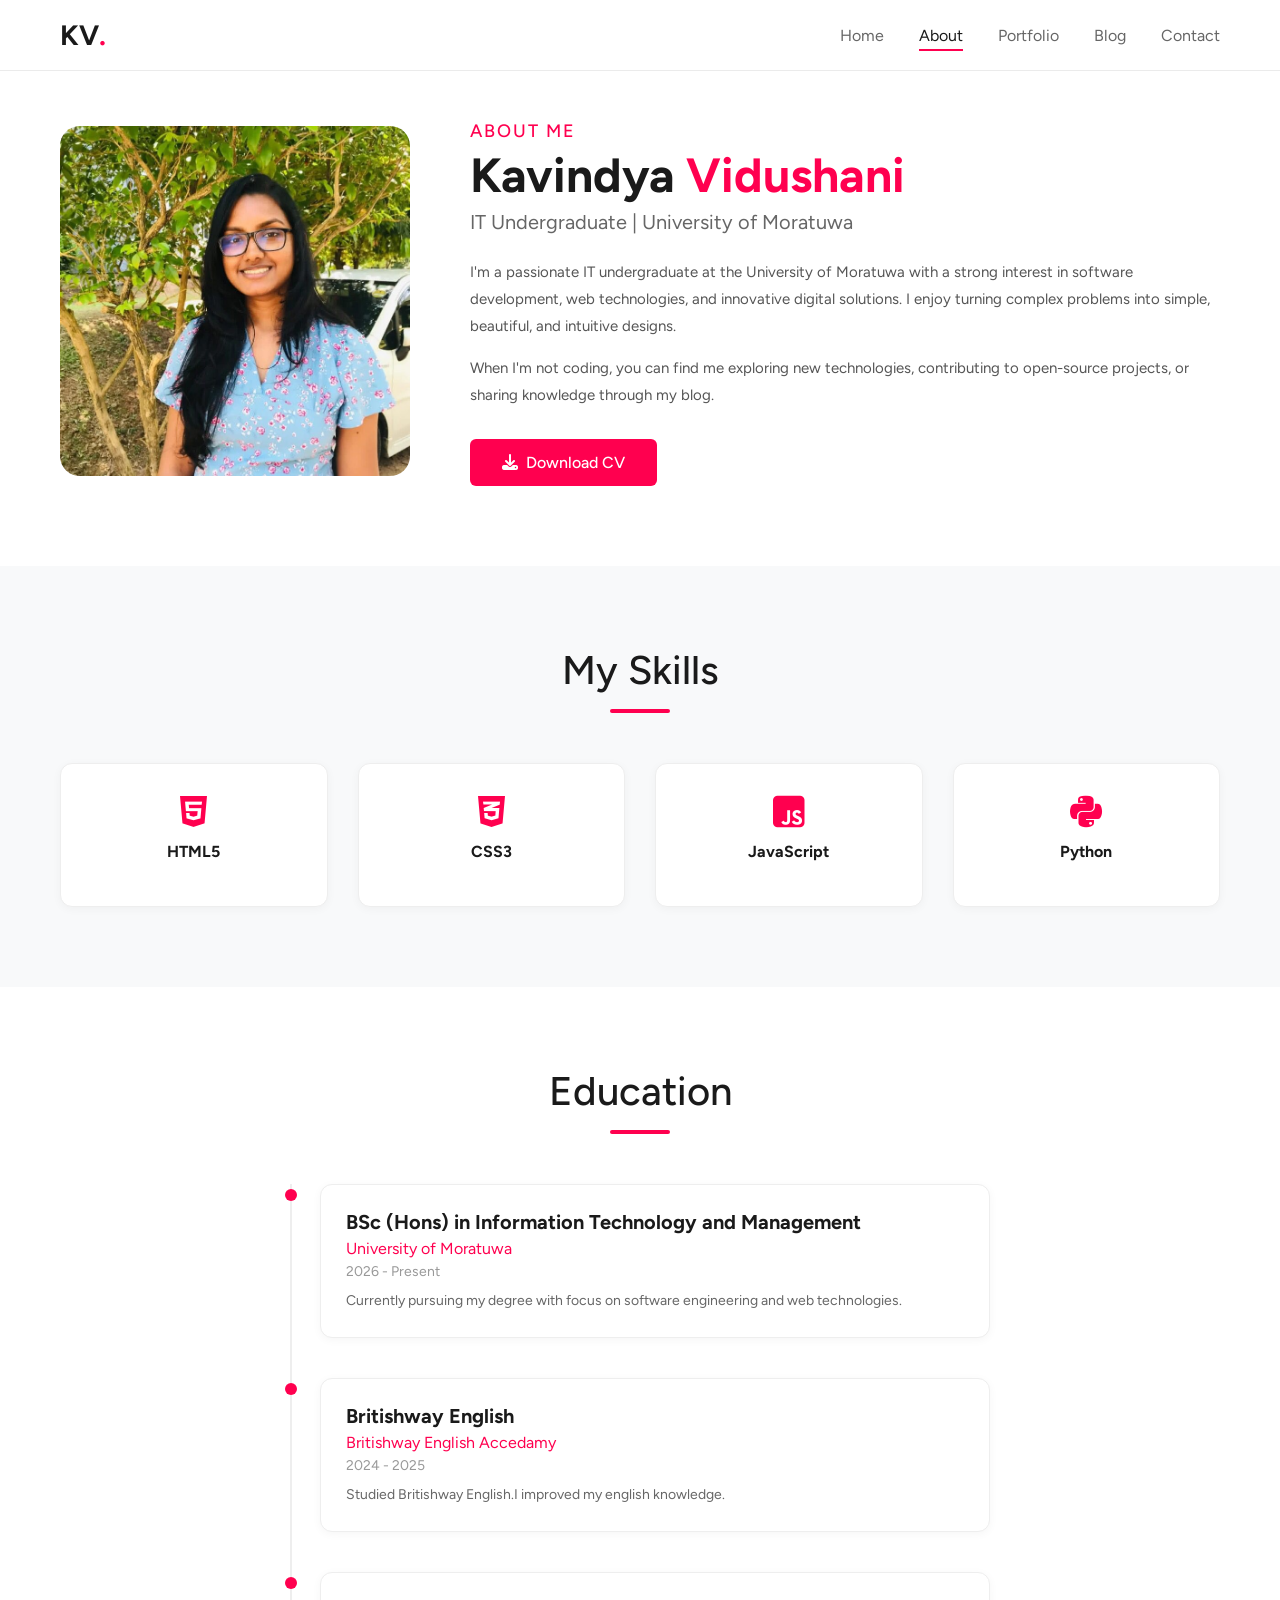
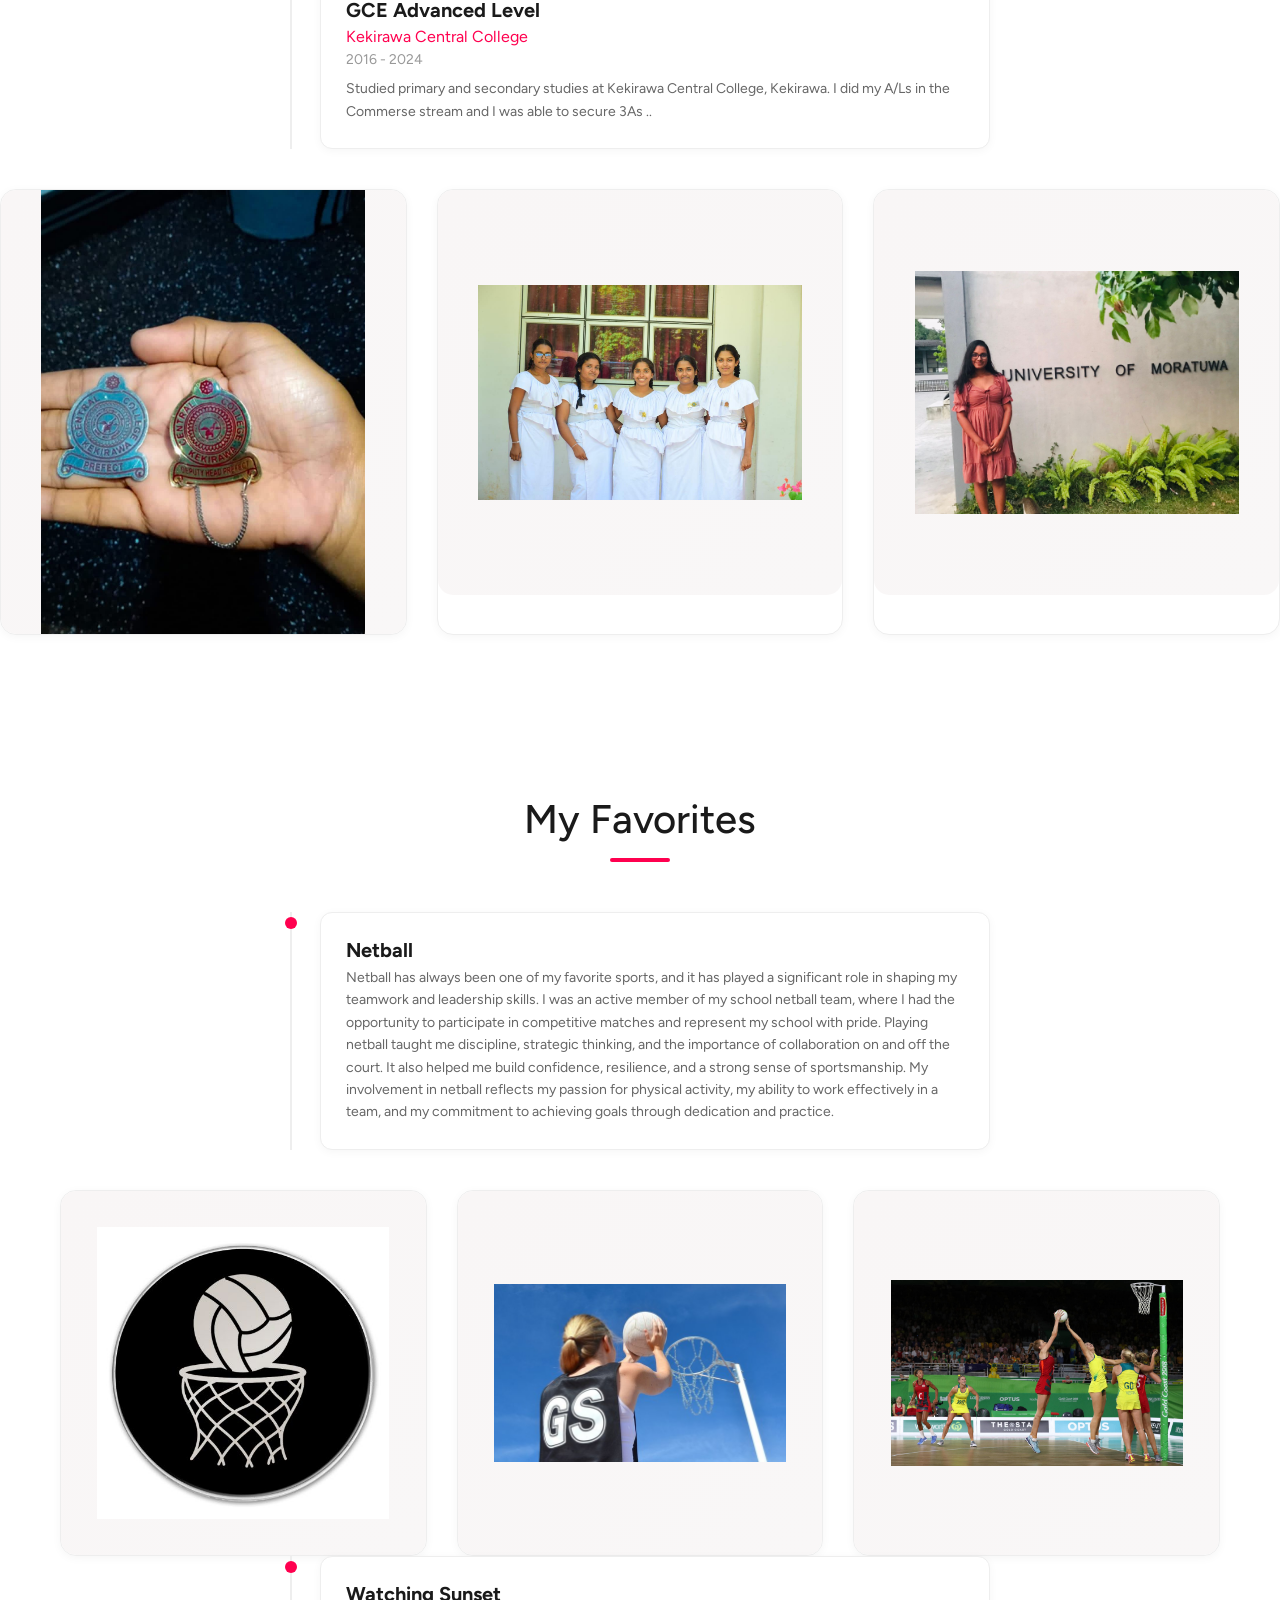
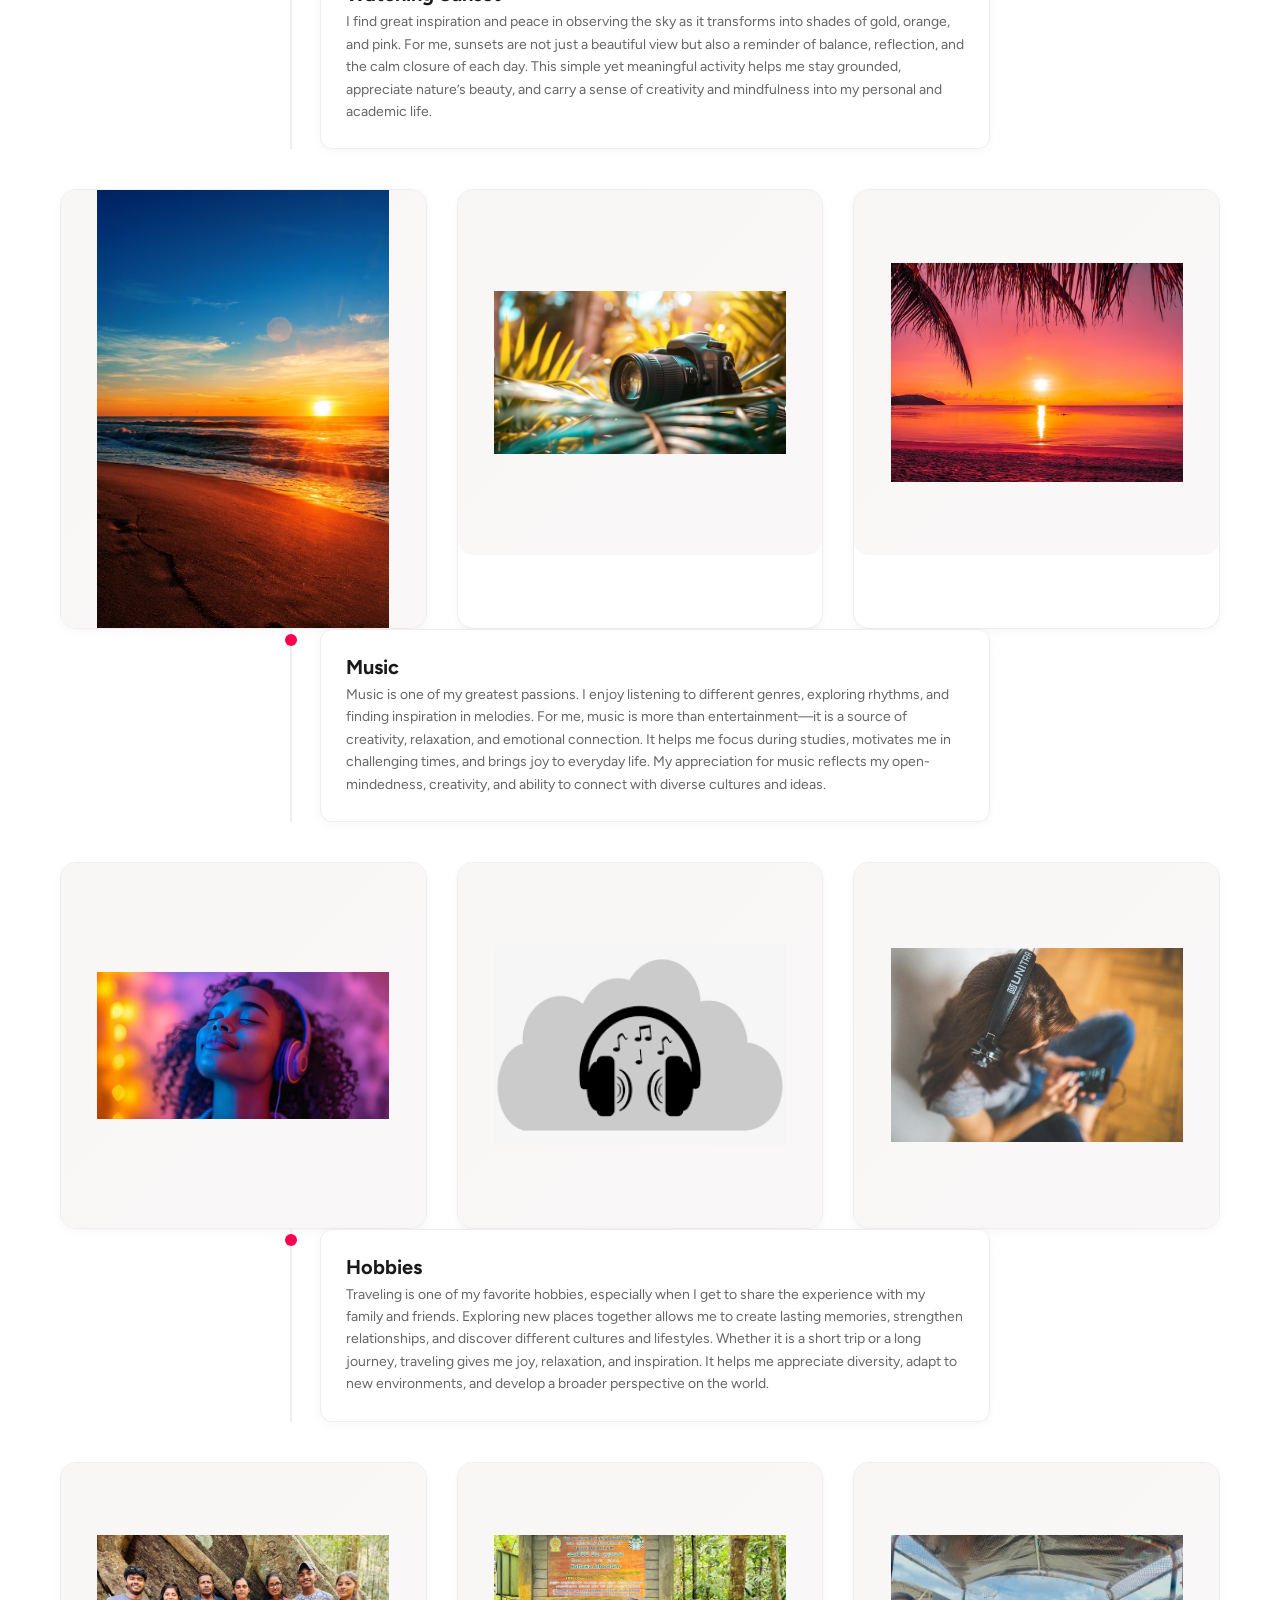
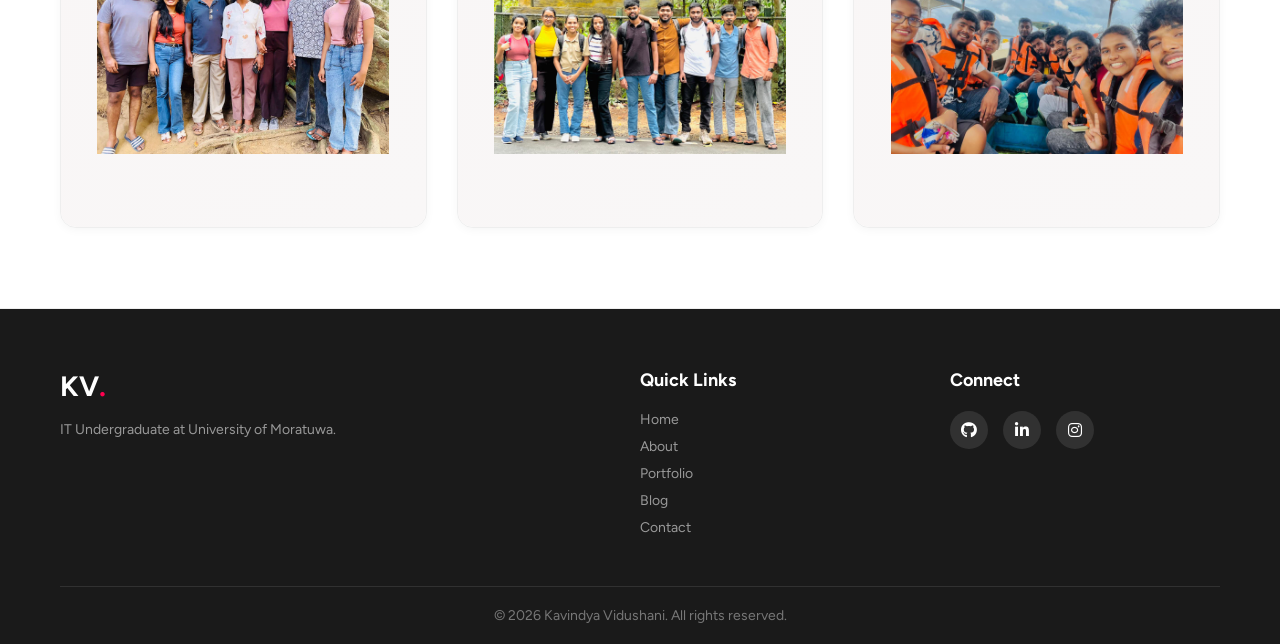
<file: HTML/about.html>
<!doctype html>
<html lang="en">
  <head>
    <meta charset="UTF-8" />
    <meta http-equiv="X-UA-Compatible" content="IE=edge" />
    <meta name="viewport" content="width=device-width, initial-scale=1.0" />
    <title>About | Kavindya Vidushani</title>
    <link rel="stylesheet" href="../CSS/about.css" />
    <link
      href="https://fonts.googleapis.com/css2?family=Figtree:wght@300;400;500;600;700&display=swap"
      rel="stylesheet"
    />
    <link
      rel="stylesheet"
      href="https://cdnjs.cloudflare.com/ajax/libs/font-awesome/6.5.0/css/all.min.css"
    />
  </head>
  <body>
    <!-- Navigation -->
    <nav id="navbar">
      <div class="nav-container">
        <a href="../index.html" class="logo">KV<span>.</span></a>
        <ul class="nav-links" id="navLinks">
          <li><a href="../index.html">Home</a></li>
          <li><a href="about.html" class="active">About</a></li>
          <li><a href="portfolio.html">Portfolio</a></li>
          <li><a href="blog.html">Blog</a></li>
          <li><a href="contact.html">Contact</a></li>
        </ul>
        <div class="hamburger" id="hamburger">
          <span></span>
          <span></span>
          <span></span>
        </div>
      </div>
    </nav>

    <!-- About Hero -->
    <section id="about-hero">
      <div class="container">
        <div class="about-intro">
          <div class="about-image">
              <img
                src="../Images/my.jpeg"
                alt="Kavindya Vidushani"
                class="about-img"
              />
          </div>
          <div class="about-text">
            <h2 class="section-title">About Me</h2>
            <h1>Kavindya <span>Vidushani</span></h1>
            <h3>IT Undergraduate | University of Moratuwa</h3>
            <p>
              I'm a passionate IT undergraduate at the University of Moratuwa
              with a strong interest in software development, web technologies,
              and innovative digital solutions. I enjoy turning complex problems
              into simple, beautiful, and intuitive designs.
            </p>
            <p>
              When I'm not coding, you can find me exploring new technologies,
              contributing to open-source projects, or sharing knowledge through
              my blog.
            </p>
            <a href="../Images/My CV (2).pdf" class="btn btn-primary"
              ><i class="fas fa-download"></i> Download CV</a
            >
          </div>
        </div>
      </div>
    </section>

    <!-- Skills -->
    <section id="skills">
      <div class="container">
        <h2 class="section-title">My Skills</h2>
        <div class="skills-grid">
          <div class="skill-card">
            <i class="fab fa-html5"></i>
            <h4>HTML5</h4>
          </div>
          <div class="skill-card">
            <i class="fab fa-css3-alt"></i>
            <h4>CSS3</h4>
          </div>
          <div class="skill-card">
            <i class="fab fa-js-square"></i>
            <h4>JavaScript</h4>
          </div>
          <div class="skill-card">
            <i class="fab fa-python"></i>
            <h4>Python</h4>
          </div>
        </div>
      </div>
    </section>

    <!-- Education -->
    <section id="education">
      <div class="container">
        <h2 class="section-title">Education</h2>
        <div class="timeline">
          <div class="timeline-item">
            <div class="timeline-dot"></div>
            <div class="timeline-content">
              <h3>BSc (Hons) in Information Technology and Management</h3>
              <h4>University of Moratuwa</h4>
              <p class="timeline-date">2026 - Present</p>
              <p>
                Currently pursuing my degree with focus on software engineering
                and web technologies.
              </p>
            </div>
          </div>
           <div class="timeline-item">
            <div class="timeline-dot"></div>
            <div class="timeline-content">
              <h3>Britishway English</h3>
              <h4>Britishway English Accedamy</h4>
              <p class="timeline-date">2024 - 2025</p>
              <p>Studied Britishway English.I improved my english knowledge.</p>
            </div>
          </div>
          <div class="timeline-item">
            <div class="timeline-dot"></div>
            <div class="timeline-content">
              <h3>GCE Advanced Level</h3>
              <h4>Kekirawa Central College</h4>
              <p class="timeline-date">2016 - 2024</p>
              <p>Studied primary and secondary studies at Kekirawa Central College, Kekirawa. I did my A/Ls in the Commerse stream and I was able to secure 3As ..</p>
            </div>
          </div>
        </div>
      </div>
          
        </div>

        <div class="featured-grid">
        <div class="featured-card">
         <div class="image-placeholder card-img">
                       <img src="../Images/My scl.jpeg" />
         </div>
        </div>
        <div class="featured-card">
         <div class="image-placeholder card-img">
                       <img src="../Images/my scl1.jpeg" />
         </div>
        </div>
        <div class="featured-card">
         <div class="image-placeholder card-img">
                       <img src="../Images/My uni.jpeg" />
         </div>
        </div>
       </div>

      </div>
  </section>

    <!-- Favorites -->
    <section id="Favorites">
      <div class="container">
        <h2 class="section-title">My Favorites</h2>
        <div class="timeline">
          <div class="timeline-item">
            <div class="timeline-dot"></div>
            <div class="timeline-content">
              <h3>Netball</h3>
              <p>
                Netball has always been one of my favorite sports, and it has played a 
                significant role in shaping my teamwork and leadership skills. I was an active member 
                of my school netball team, where I had the opportunity to participate in competitive matches 
                and represent my school with pride. Playing netball taught me discipline, strategic thinking, 
                and the importance of collaboration on and off the court. It also helped me build confidence, 
                resilience, and a strong sense of sportsmanship. My involvement in netball reflects my passion 
                for physical activity, my ability to work effectively in a team, and my commitment to achieving 
                goals through dedication and practice.
              </p>
            </div>
          </div>
        </div>

        <div class="featured-grid">
        <div class="featured-card">
         <div class="image-placeholder card-img">
                       <img src="../Images/sport.jpg" />
         </div>
        </div>
        <div class="featured-card">
         <div class="image-placeholder card-img">
                       <img src="../Images/sport1.jpg" />
         </div>
        </div>
        <div class="featured-card">
         <div class="image-placeholder card-img">
                       <img src="../Images/sport2.jpg" />
         </div>
        </div>
       </div>

        <div class="timeline">
           <div class="timeline-item">
            <div class="timeline-dot"></div>
            <div class="timeline-content">
              <h3>Watching Sunset</h3>
              <p>I find great inspiration and peace in observing the sky as 
                it transforms into shades of gold, orange, and pink. For me, 
                sunsets are not just a beautiful view but also a reminder of balance, 
                reflection, and the calm closure of each day. This simple yet meaningful 
                activity helps me stay grounded, appreciate nature’s beauty, and carry a 
                sense of creativity and mindfulness into my personal and academic life.</p>
            </div>
          </div>
        </div>

        <div class="featured-grid">
        <div class="featured-card">
         <div class="image-placeholder card-img">
                       <img src="../Images/sun set.avif" />
         </div>
        </div>
        <div class="featured-card">
         <div class="image-placeholder card-img">
                       <img src="../Images/cam.jpg" />
         </div>
        </div>
        <div class="featured-card">
         <div class="image-placeholder card-img">
                       <img src="../Images/sun set1.avif" />
         </div>
        </div>
       </div>

        <div class="timeline">
          <div class="timeline-item">
            <div class="timeline-dot"></div>
            <div class="timeline-content">
              <h3>Music</h3>
              <p>Music is one of my greatest passions. 
                I enjoy listening to different genres, exploring rhythms, 
                and finding inspiration in melodies. For me, music is more than 
                entertainment—it is a source of creativity, relaxation, and emotional connection. 
                It helps me focus during studies, motivates me in challenging times, and brings joy to 
                everyday life. My appreciation for music reflects my open-mindedness, creativity, and 
                ability to connect with diverse cultures and ideas.</p>
            </div>
          </div>
        </div>

        <div class="featured-grid">
        <div class="featured-card">
         <div class="image-placeholder card-img">
                       <img src="../Images/music.jpeg" />
         </div>
        </div>
        <div class="featured-card">
         <div class="image-placeholder card-img">
                       <img src="../Images/music1.png" />
         </div>
        </div>
        <div class="featured-card">
         <div class="image-placeholder card-img">
                       <img src="../Images/music2.jpg" />
         </div>
        </div>
       </div>

        <div class="timeline">
          <div class="timeline-item">
            <div class="timeline-dot"></div>
            <div class="timeline-content">
              <h3>Hobbies</h3>
              <p>Traveling is one of my favorite hobbies,
                 especially when I get to share the experience with my family and friends.
                  Exploring new places together allows me to create lasting memories, 
                  strengthen relationships, and discover different cultures and lifestyles. 
                  Whether it is a short trip or a long journey, traveling gives me joy, relaxation, 
                  and inspiration. It helps me appreciate diversity, adapt to new environments, 
                  and develop a broader perspective on the world.</p>
            </div>
          </div>
        </div>

        <div class="featured-grid">
        <div class="featured-card">
         <div class="image-placeholder card-img">
                       <img src="../Images/travel3.jpeg" />
         </div>
        </div>
        <div class="featured-card">
         <div class="image-placeholder card-img">
                       <img src="../Images/Travel1.jpeg" />
         </div>
        </div>
         <div class="featured-card">
         <div class="image-placeholder card-img">
                       <img src="../Images/travel2.jpeg" />
         </div>
        </div>
       </div>
      </div>
          
        </div>
      </div>
    </section>

    <!-- Footer -->
    <footer>
      <div class="container">
        <div class="footer-content">
          <div class="footer-brand">
            <a href="../index.html" class="logo">KV<span>.</span></a>
            <p>IT Undergraduate at University of Moratuwa.</p>
          </div>
          <div class="footer-links">
            <h4>Quick Links</h4>
            <a href="../index.html">Home</a>
            <a href="about.html">About</a>
            <a href="portfolio.html">Portfolio</a>
            <a href="blog.html">Blog</a>
            <a href="contact.html">Contact</a>
          </div>
          <div class="footer-social">
            <h4>Connect</h4>
            <div class="social-links">
              <a href="https://github.com/KavindyaVidushani" aria-label="GitHub"><i class="fab fa-github"></i></a>
              <a href="https://www.linkedin.com/in/kavindya-jayathilaka-091a5a3a8/" aria-label="LinkedIn"><i class="fab fa-linkedin-in"></i></a>
              <a href="https://www.instagram.com/_.kaviiii_._?igsh=MWl4NjNieGxsaWhjNw%3D%3D&utm_source=qr" aria-label="Instagram"><i class="fab fa-instagram"></i></a>
            </div>
          </div>
        </div>
        <div class="footer-bottom">
          <p>&copy; 2026 Kavindya Vidushani. All rights reserved.</p>
        </div>
      </div>
    </footer>

    <script src="../JS/about.js"></script>
  </body>
</html>
</file>
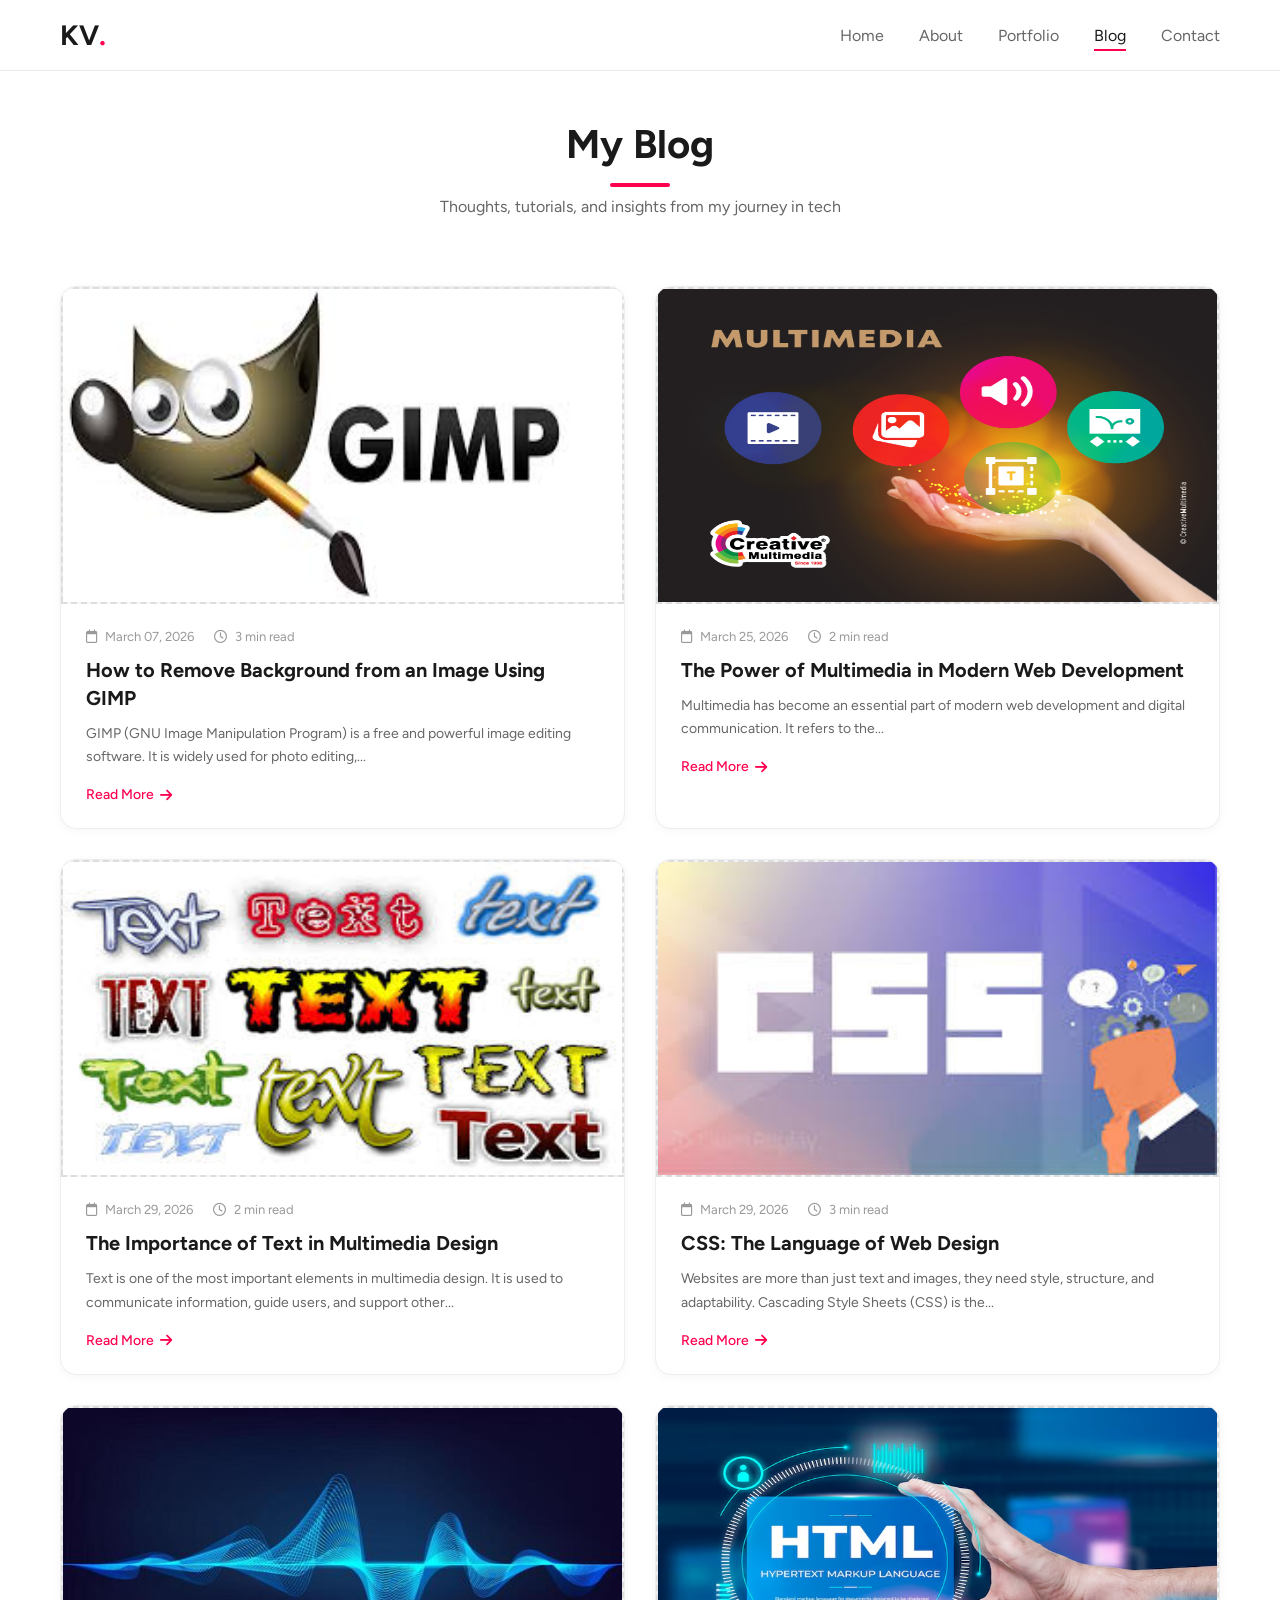
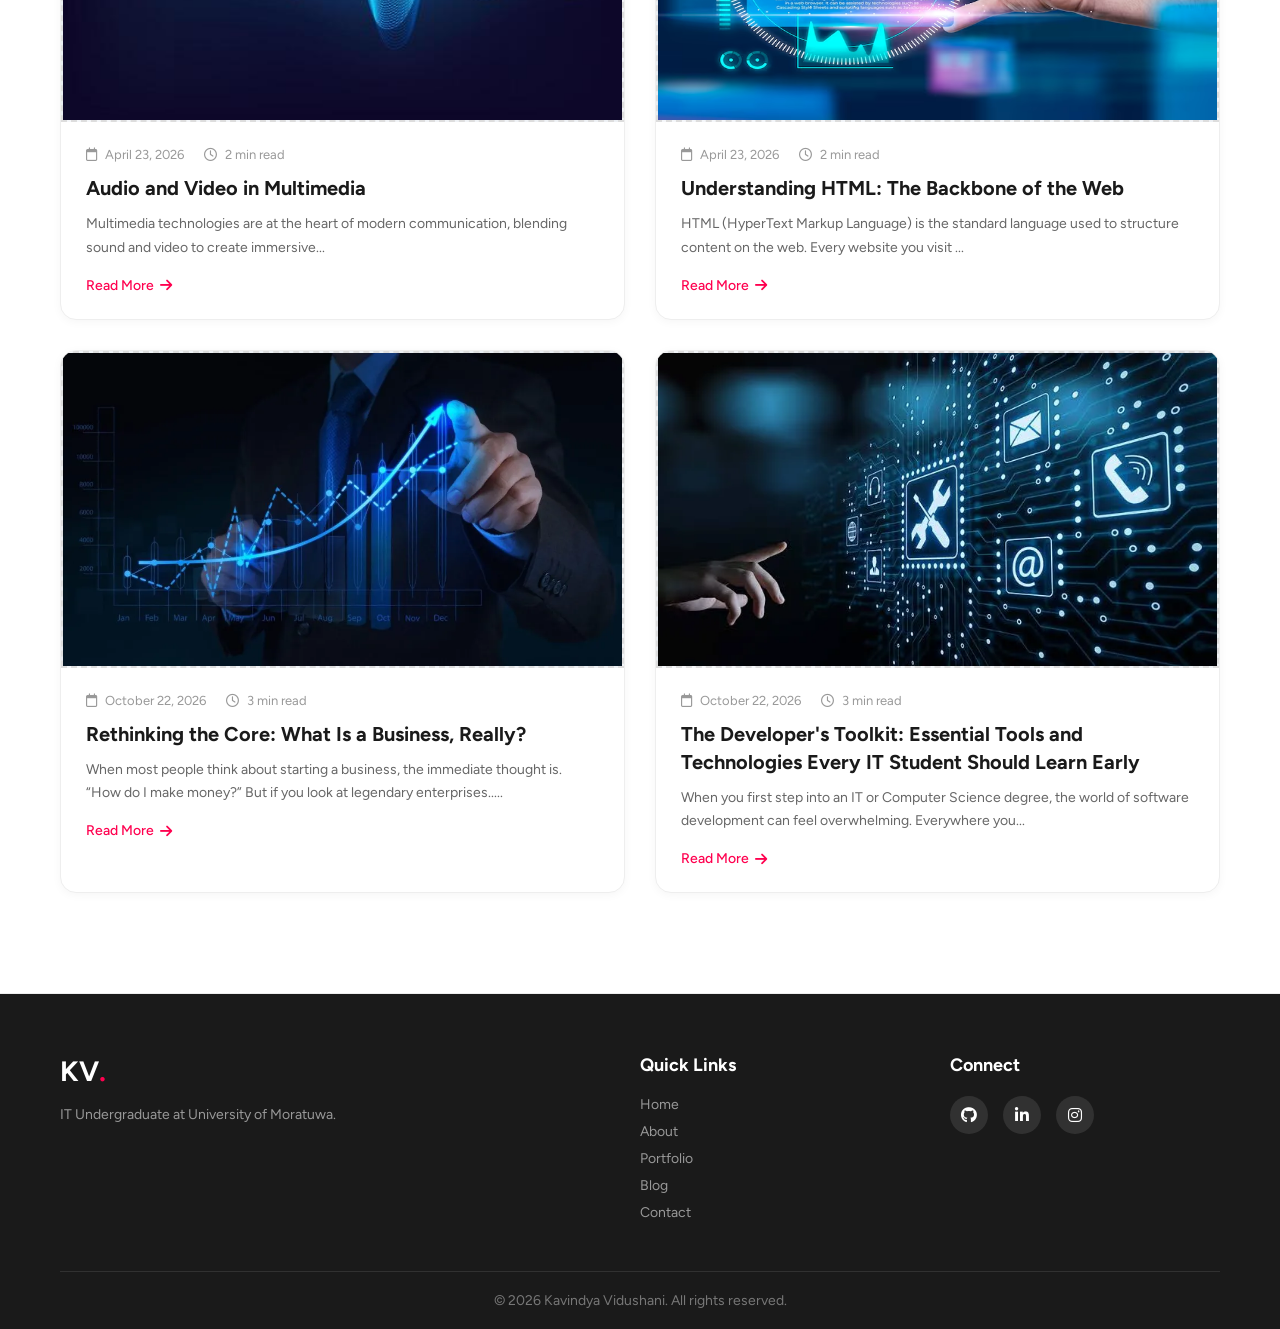
<file: HTML/blog.html>
<!Doctype html>
<html lang="en">
  <head>
    <meta charset="UTF-8" />
    <meta http-equiv="X-UA-Compatible" content="IE=edge" />
    <meta name="viewport" content="width=device-width, initial-scale=1.0" />
    <title>Blog | Kavindya Vidushani</title>
    <link rel="stylesheet" href="../CSS/blog.css" />
    <link
      href="https://fonts.googleapis.com/css2?family=Figtree:wght@300;400;500;600;700&display=swap"
      rel="stylesheet"
    />
    <link
      rel="stylesheet"
      href="https://cdnjs.cloudflare.com/ajax/libs/font-awesome/6.5.0/css/all.min.css"
    />
  </head>
  <body>
    <!-- Navigation -->
    <nav id="navbar">
      <div class="nav-container">
        <a href="../index.html" class="logo">KV<span>.</span></a>
        <ul class="nav-links" id="navLinks">
          <li><a href="../index.html">Home</a></li>
          <li><a href="about.html">About</a></li>
          <li><a href="portfolio.html">Portfolio</a></li>
          <li><a href="blog.html" class="active">Blog</a></li>
          <li><a href="contact.html">Contact</a></li>
        </ul>
        <div class="hamburger" id="hamburger">
          <span></span>
          <span></span>
          <span></span>
        </div>
      </div>
    </nav>

    <!-- Blog Header -->
    <section id="blog-header">
      <div class="container">
        <h2 class="section-title">My Blog</h2>
        <p class="section-subtitle">
          Thoughts, tutorials, and insights from my journey in tech
        </p>
      </div>
    </section>

    <!-- Blog Posts -->
    <section id="blog-posts">
      <div class="container">
        <div class="blog-grid">
          <article class="blog-card">
            <div class="image-placeholder card-img">
              <img src="../Images/GIMP.jpg" />
            </div>
            <div class="blog-content">
              <div class="blog-meta">
                <span><i class="far fa-calendar"></i> March 07, 2026</span>
                <span><i class="far fa-clock"></i> 3 min read</span>
              </div>
              <h3>How to Remove Background from an Image Using GIMP</h3>
              <p>
                GIMP (GNU Image Manipulation Program) is a free and powerful
                image editing software. It is widely used for photo editing,...
              </p>
              <a
                href="https://medium.com/@kavindyajayathilaka269/how-to-remove-background-from-an-image-using-gimp-f478597e5ad3"
                class="read-more"
                >Read More <i class="fas fa-arrow-right"></i
              ></a>
            </div>
          </article>

          <article class="blog-card">
            <div class="image-placeholder card-img">
              <img
                src="../Images/Mulimedia.jpg"
              />
            </div>
            <div class="blog-content">
              <div class="blog-meta">
                <span><i class="far fa-calendar"></i> March 25, 2026</span>
                <span><i class="far fa-clock"></i> 2 min read</span>
              </div>
              <h3>The Power of Multimedia in Modern Web Development</h3>
              <p>
                Multimedia has become an essential part of modern web
                development and digital communication. It refers to the...
              </p>
              <a
                href="https://medium.com/@kavindyajayathilaka269/the-power-of-multimedia-in-modern-web-development-5a76f3997e08"
                class="read-more"
                >Read More <i class="fas fa-arrow-right"></i
              ></a>
            </div>
          </article>

          <article class="blog-card">
            <div class="image-placeholder card-img">
              <img src="../Images/Text.jpg" />
            </div>
            <div class="blog-content">
              <div class="blog-meta">
                <span><i class="far fa-calendar"></i> March 29, 2026</span>
                <span><i class="far fa-clock"></i> 2 min read</span>
              </div>
              <h3>The Importance of Text in Multimedia Design</h3>
              <p>
                Text is one of the most important elements in multimedia design.
                It is used to communicate information, guide users, and support
                other...
              </p>
              <a
                href="https://medium.com/@kavindyajayathilaka269/the-importance-of-text-in-multimedia-design-b6fb4425e9ce"
                class="read-more"
                >Read More <i class="fas fa-arrow-right"></i
              ></a>
            </div>
          </article>

          <article class="blog-card">
            <div class="image-placeholder card-img">
              <img src="../Images/CSS.jpg" />
            </div>
            <div class="blog-content">
              <div class="blog-meta">
                <span><i class="far fa-calendar"></i> March 29, 2026</span>
                <span><i class="far fa-clock"></i> 3 min read</span>
              </div>
              <h3>CSS: The Language of Web Design</h3>
              <p>
                Websites are more than just text and images, they need style,
                structure, and adaptability. Cascading Style Sheets (CSS) is
                the...
              </p>
              <a
                href="https://medium.com/@kavindyajayathilaka269/css-the-language-of-web-design-80b8211e6403"
                class="read-more"
                >Read More <i class="fas fa-arrow-right"></i
              ></a>
            </div>
          </article>

          <article class="blog-card">
            <div class="image-placeholder card-img">
              <img src="../Images/sound-wave-element-vector.jpg" />
            </div>
            <div class="blog-content">
              <div class="blog-meta">
                <span><i class="far fa-calendar"></i> April 23, 2026</span>
                <span><i class="far fa-clock"></i> 2 min read</span>
              </div>
              <h3>Audio and Video in Multimedia</h3>
              <p>
                Multimedia technologies are at the heart 
                of modern communication, blending sound and video to create immersive...
              </p>
              <a
                href="https://medium.com/@kavindyajayathilaka269/audio-and-video-in-multimedia-d09689386f67"
                class="read-more"
                >Read More <i class="fas fa-arrow-right"></i
              ></a>
            </div>
          </article>

          <article class="blog-card">
            <div class="image-placeholder card-img">
              <img src="../Images/html.avif" />
            </div>
            <div class="blog-content">
              <div class="blog-meta">
                <span><i class="far fa-calendar"></i> April 23, 2026</span>
                <span><i class="far fa-clock"></i> 2 min read</span>
              </div>
              <h3>Understanding HTML: The Backbone of the Web</h3>
              <p>
                HTML (HyperText Markup Language) is the standard language
               used to structure content on the web. Every website you visit ...
              </p>
              <a
                href="https://medium.com/@kavindyajayathilaka269/understanding-html-the-backbone-of-the-web-fbe49361e649"
                class="read-more"
                >Read More <i class="fas fa-arrow-right"></i
              ></a>
            </div>
          </article>

          <article class="blog-card">
            <div class="image-placeholder card-img">
              <img src="../Images/Buss-image.webp" />
            </div>
            <div class="blog-content">
              <div class="blog-meta">
                <span><i class="far fa-calendar"></i> October 22, 2026</span>
                <span><i class="far fa-clock"></i> 3 min read</span>
              </div>
              <h3>Rethinking the Core: What Is a Business, Really?</h3>
              <p>
                When most people think about starting a business, 
                the immediate thought is. “How do I make money?” 
                But if you look at legendary enterprises.....
              </p>
              <a
                href="https://medium.com/@kavindyajayathilaka269/rethinking-the-core-what-is-a-business-really-fb6b13153a97?sharedUserId=kavindyajayathilaka269"
                class="read-more"
                >Read More <i class="fas fa-arrow-right"></i
              ></a>
            </div>
          </article>

          <article class="blog-card">
            <div class="image-placeholder card-img">
              <img src="../Images/IT-Image.webp" />
            </div>
            <div class="blog-content">
              <div class="blog-meta">
                <span><i class="far fa-calendar"></i> October 22, 2026</span>
                <span><i class="far fa-clock"></i> 3 min read</span>
              </div>
              <h3>The Developer's Toolkit: Essential Tools and Technologies
                 Every IT Student Should Learn Early</h3>
              <p>
               When you first step into an IT or Computer Science degree, the world of 
               software development can feel overwhelming. Everywhere you...
              </p>
              <a
                href="https://medium.com/@kavindyajayathilaka269/the-developers-toolkit-essential-tools-and-technologies-every-it-student-should-learn-early-b9af8f06a996?sharedUserId=kavindyajayathilaka269"
                class="read-more"
                >Read More <i class="fas fa-arrow-right"></i
              ></a>
            </div>
          </article>

        </div>
      </div>
    </section>

    <!-- Footer -->
    <footer>
      <div class="container">
        <div class="footer-content">
          <div class="footer-brand">
            <a href="../index.html" class="logo">KV<span>.</span></a>
            <p>IT Undergraduate at University of Moratuwa.</p>
          </div>
          <div class="footer-links">
            <h4>Quick Links</h4>
            <a href="../index.html">Home</a>
            <a href="about.html">About</a>
            <a href="portfolio.html">Portfolio</a>
            <a href="blog.html">Blog</a>
            <a href="contact.html">Contact</a>
          </div>
          <div class="footer-social">
            <h4>Connect</h4>
            <div class="social-links">
              <a href="https://github.com/KavindyaVidushani" aria-label="GitHub"
                ><i class="fab fa-github"></i
              ></a>
              <a
                href="https://www.linkedin.com/in/kavindya-jayathilaka-091a5a3a8/"
                aria-label="LinkedIn"
                ><i class="fab fa-linkedin-in"></i
              ></a>
              <a href="https://www.instagram.com/_.kaviiii_._?igsh=MWl4NjNieGxsaWhjNw%3D%3D&utm_source=qr" aria-label="Instagram"
                ><i class="fab fa-instagram"></i
              ></a>
            </div>
          </div>
        </div>
        <div class="footer-bottom">
          <p>&copy; 2026 Kavindya Vidushani. All rights reserved.</p>
        </div>
      </div>
    </footer>

    <script src="../JS/blog.js"></script>
  </body>
</html>
</file>
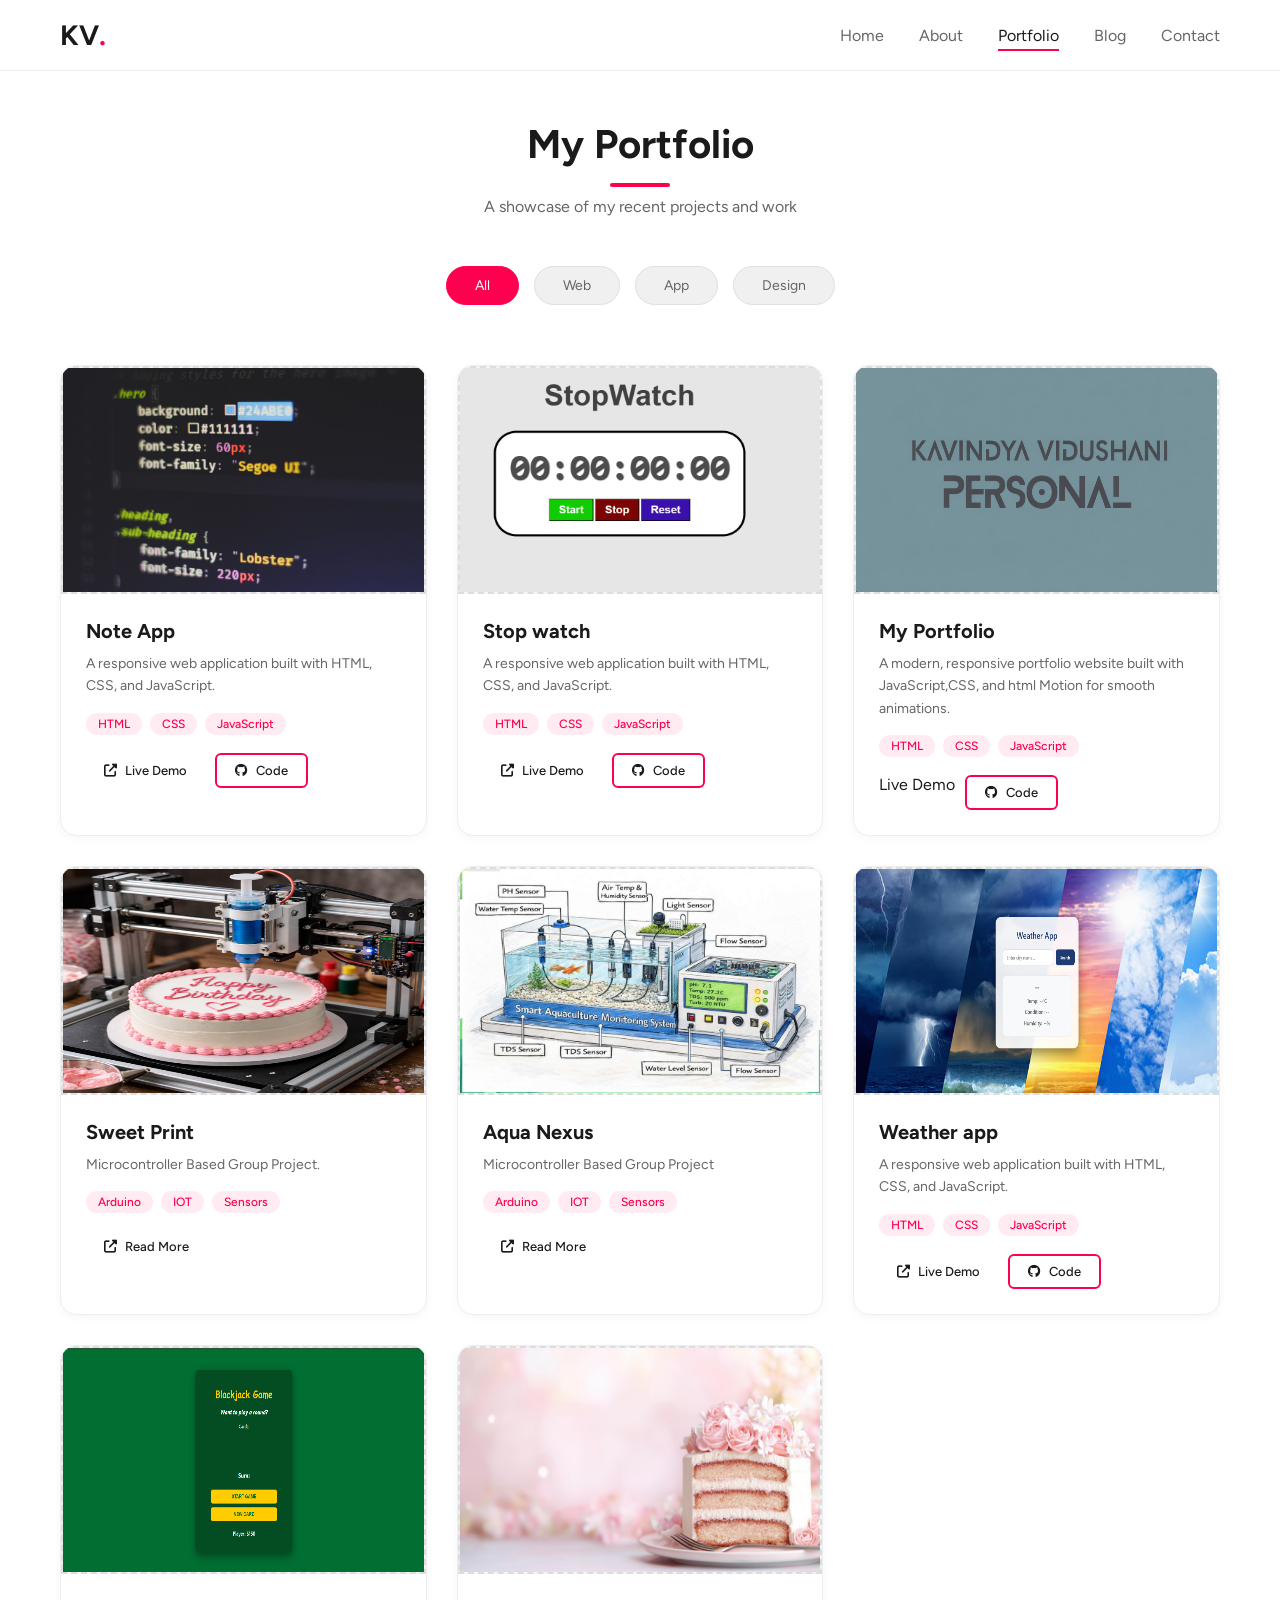
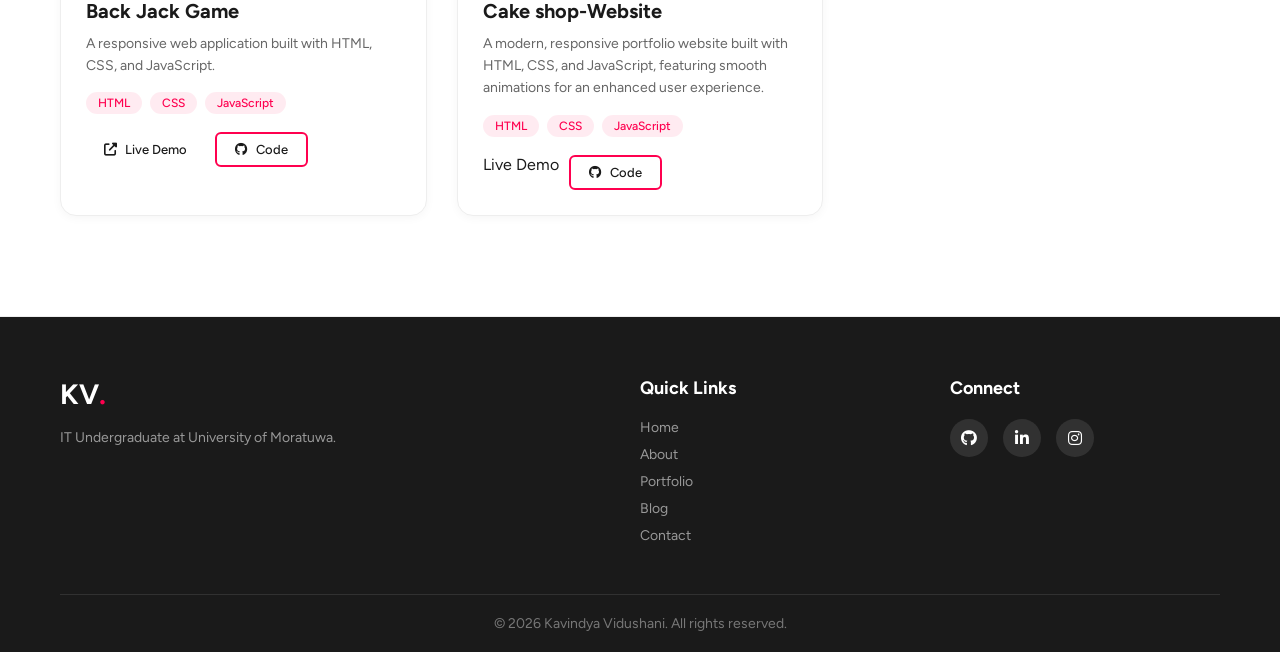
<file: HTML/portfolio.html>
<!DOCTYPE html>
<html lang="en">
<head>
    <meta charset="UTF-8">
    <meta http-equiv="X-UA-Compatible" content="IE=edge">
    <meta name="viewport" content="width=device-width, initial-scale=1.0">
    <title>Portfolio | Kavindya Vidushani</title>
    <link rel="stylesheet" href="../CSS/portfolio.css">
    <link href="https://fonts.googleapis.com/css2?family=Figtree:wght@300;400;500;600;700&display=swap" rel="stylesheet">
    <link rel="stylesheet" href="https://cdnjs.cloudflare.com/ajax/libs/font-awesome/6.5.0/css/all.min.css">
</head>
<body>

    <!-- Navigation -->
    <nav id="navbar">
        <div class="nav-container">
            <a href="../index.html" class="logo">KV<span>.</span></a>
            <ul class="nav-links" id="navLinks">
                <li><a href="../index.html">Home</a></li>
                <li><a href="about.html">About</a></li>
                <li><a href="portfolio.html" class="active">Portfolio</a></li>
                <li><a href="blog.html">Blog</a></li>
                <li><a href="contact.html">Contact</a></li>
            </ul>
            <div class="hamburger" id="hamburger">
                <span></span>
                <span></span>
                <span></span>
            </div>
        </div>
    </nav>

    <!-- Portfolio Header -->
    <section id="portfolio-header">
        <div class="container">
            <h2 class="section-title">My Portfolio</h2>
            <p class="section-subtitle">A showcase of my recent projects and work</p>
        </div>
    </section>

    <!-- Filter Tabs -->
    <section id="portfolio-filter">
        <div class="container">
            <div class="filter-tabs">
                <button class="filter-btn active" data-filter="all">All</button>
                <button class="filter-btn" data-filter="web">Web</button>
                <button class="filter-btn" data-filter="app">App</button>
                <button class="filter-btn" data-filter="design">Design</button>
            </div>
        </div>
    </section>

    <!-- Projects Grid -->
    <section id="projects">
        <div class="container">
            <div class="projects-grid">
                <div class="project-card" data-category="app">
                    <div class="image-placeholder card-img">
                        <img src="../Images/note app.jpg" />
                        
                    </div>
                    <div class="project-info">
                        <h3>Note App</h3>
                        <p>A responsive web application built with HTML, CSS, and JavaScript.</p>
                        <div class="project-tags">
                            <span>HTML</span>
                            <span>CSS</span>
                            <span>JavaScript</span>
                        </div>
                        <div class="project-links">
                            <a href="https://kavindyavidushani.github.io/note-app/" class="btn btn-small"><i class="fas fa-external-link-alt"></i> Live Demo</a>
                            <a href="https://github.com/KavindyaVidushani/note-app.git" class="btn btn-small btn-outline"><i class="fab fa-github"></i> Code</a>
                        </div>
                    </div>
                </div>

                <div class="project-card" data-category="app">
                    <div class="image-placeholder card-img">
                       <img src="../Images/stop watch.png" />
                    </div>
                    <div class="project-info">
                        <h3>Stop watch</h3>
                        <p>A responsive web application built with HTML, CSS, and JavaScript.</p>
                        <div class="project-tags">
                            <span>HTML</span>
                            <span>CSS</span>
                            <span>JavaScript</span>
                        </div>
                        <div class="project-links">
                            <a href="https://kavindyavidushani.github.io/Stop-Watch/" class="btn btn-small"><i class="fas fa-external-link-alt"></i> Live Demo</a>
                            <a href="https://github.com/KavindyaVidushani/Stop-Watch.git" class="btn btn-small btn-outline"><i class="fab fa-github"></i> Code</a>
                        </div>
                    </div>
                </div>

                <div class="project-card" data-category="web">
                    <div class="image-placeholder card-img">
                        <img src="../Images/portfolio.png" />
                    </div>
                    <div class="project-info">
                        <h3>My Portfolio</h3>
                        <p>A modern, responsive portfolio website built with JavaScript,CSS, and html Motion for smooth animations.</p>
                        <div class="project-tags">
                            <span>HTML</span>
                            <span>CSS</span>
                            <span>JavaScript</span>
                        </div>
                        <div class="project-links">
                            <a href="https://kavindyavidushani.github.io/My-Personal-Portfolio/"></i> Live Demo</a>
                            <a href="https://github.com/KavindyaVidushani/My-Personal-Portfolio" class="btn btn-small btn-outline"><i class="fab fa-github"></i> Code</a>
                        </div>
                    </div>
                </div>

                <div class="project-card" data-category="design">
                    <div class="image-placeholder card-img">
                        <img src="../Images/sweet print.png" />
                    </div>
                    <div class="project-info">
                        <h3>Sweet Print</h3>
                        <p>Microcontroller Based Group Project.</p>
                        <div class="project-tags">
                            <span>Arduino</span>
                            <span>IOT</span>
                            <span>Sensors</span>
                        </div>
                        <div class="project-links">
                            <a href="../Images/SweetPrint CNC System (1).pdf" class="btn btn-small"><i class="fas fa-external-link-alt"></i> Read More</a>
                        </div>
                    </div>
                </div>

                <div class="project-card" data-category="design">
                    <div class="image-placeholder card-img">
                        <img src="../Images/aqua.png" />
                    </div>
                    <div class="project-info">
                        <h3>Aqua Nexus</h3>
                        <p>Microcontroller Based Group Project </p>
                        <div class="project-tags">
                            <span>Arduino</span>
                            <span>IOT</span>
                            <span>Sensors</span>
                        </div>
                        <div class="project-links">
                            <a href="../Images/Compress AquaNexus V2.pdf" class="btn btn-small"><i class="fas fa-external-link-alt"></i> Read More</a>
                        </div>
                    </div>
                </div>

                <div class="project-card" data-category="app">
                    <div class="image-placeholder card-img">
                       <img src="../Images/weater image.png" />
                    </div>
                    <div class="project-info">
                        <h3>Weather app</h3>
                        <p>A responsive web application built with HTML, CSS, and JavaScript.</p>
                        <div class="project-tags">
                            <span>HTML</span>
                            <span>CSS</span>
                            <span>JavaScript</span>
                        </div>
                        <div class="project-links">
                            <a href="https://kavindyavidushani.github.io/Weather-App/" class="btn btn-small"><i class="fas fa-external-link-alt"></i> Live Demo</a>
                            <a href="https://github.com/KavindyaVidushani/Weather-App.git" class="btn btn-small btn-outline"><i class="fab fa-github"></i> Code</a>
                        </div>
                    </div>
                </div>

                <div class="project-card" data-category="app">
                    <div class="image-placeholder card-img">
                       <img src="../Images/backjack game.png" />
                    </div>
                    <div class="project-info">
                        <h3>Back Jack Game</h3>
                        <p>A responsive web application built with HTML, CSS, and JavaScript.</p>
                        <div class="project-tags">
                            <span>HTML</span>
                            <span>CSS</span>
                            <span>JavaScript</span>
                        </div>
                        <div class="project-links">
                            <a href="https://kavindyavidushani.github.io/Back-Jack-Game/" class="btn btn-small"><i class="fas fa-external-link-alt"></i> Live Demo</a>
                            <a href="https://github.com/KavindyaVidushani/Back-Jack-Game.git" class="btn btn-small btn-outline"><i class="fab fa-github"></i> Code</a>
                        </div>
                    </div>
                </div>

                <div class="project-card" data-category="web">
                    <div class="image-placeholder card-img">
                        <img src="../Images/hero-bg.jpeg" />
                    </div>
                    <div class="project-info">
                        <h3>Cake shop-Website</h3>
                        <p>A modern, responsive portfolio website built with HTML, CSS, and JavaScript, featuring 
                            smooth animations for an enhanced user experience.</p>
                        <div class="project-tags">
                            <span>HTML</span>
                            <span>CSS</span>
                            <span>JavaScript</span>
                        </div>
                        <div class="project-links">
                            <a href="https://kavindyavidushani.github.io/Cake-shop-website/"></i> Live Demo</a>
                            <a href="https://github.com/KavindyaVidushani/Cake-shop-website.git" class="btn btn-small btn-outline"><i class="fab fa-github"></i> Code</a>
                        </div>
                    </div>
                </div>

            </div>
        </div>
    </section>

    <!-- Footer -->
    <footer>
        <div class="container">
            <div class="footer-content">
                <div class="footer-brand">
                    <a href="../index.html" class="logo">KV<span>.</span></a>
                    <p>IT Undergraduate at University of Moratuwa.</p>
                </div>
                <div class="footer-links">
                    <h4>Quick Links</h4>
                    <a href="../index.html">Home</a>
                    <a href="about.html">About</a>
                    <a href="portfolio.html">Portfolio</a>
                    <a href="blog.html">Blog</a>
                    <a href="contact.html">Contact</a>
                </div>
                <div class="footer-social">
                    <h4>Connect</h4>
                    <div class="social-links">
                        <a href="https://github.com/KavindyaVidushani" aria-label="GitHub"><i class="fab fa-github"></i></a>
                        <a href="https://www.linkedin.com/in/kavindya-jayathilaka-091a5a3a8/" aria-label="LinkedIn"><i class="fab fa-linkedin-in"></i></a>
                        <a href="https://www.instagram.com/_.kaviiii_._?igsh=MWl4NjNieGxsaWhjNw%3D%3D&utm_source=qr" aria-label="Instagram"><i class="fab fa-instagram"></i></a>
                    </div>
                </div>
            </div>
            <div class="footer-bottom">
                <p>&copy; 2026 Kavindya Vidushani. All rights reserved.</p>
            </div>
        </div>
    </footer>

    <script src="../JS/portfolio.js"></script>
</body>
</html>
</file>
<file: CSS/about.css>
/* ==================== GLOBAL RESET ==================== */
* {
    margin: 0;
    padding: 0;
    font-family: 'Figtree', sans-serif;
    box-sizing: border-box;
}

html { scroll-behavior: smooth; }

body {
    background: #ffffff;
    color: #1a1a1a;
    overflow-x: hidden;
}

.container {
    max-width: 1200px;
    margin: 0 auto;
    padding: 0 20px;
}

a { text-decoration: none; color: inherit; }


/* ==================== NAVBAR ==================== */
#navbar {
    position: fixed;
    top: 0; left: 0;
    width: 100%;
    z-index: 1000;
    background: rgba(255, 255, 255, 0.95);
    backdrop-filter: blur(10px);
    border-bottom: 1px solid rgba(0, 0, 0, 0.08);
}

.nav-container {
    max-width: 1200px;
    margin: 0 auto;
    padding: 0 20px;
    display: flex;
    align-items: center;
    justify-content: space-between;
    height: 70px;
}

.logo { font-size: 28px; font-weight: 700; color: #1a1a1a; }
.logo span { color: #ff004f; }

.nav-links { display: flex; list-style: none; gap: 35px; }

.nav-links a {
    color: #666;
    font-size: 16px;
    font-weight: 400;
    position: relative;
    transition: color 0.3s;
}

.nav-links a::after {
    content: '';
    width: 0; height: 2px;
    background: #ff004f;
    position: absolute;
    left: 0; bottom: -6px;
    transition: 0.3s;
}

.nav-links a:hover, .nav-links a.active { color: #1a1a1a; }
.nav-links a:hover::after, .nav-links a.active::after { width: 100%; }

.hamburger { display: none; flex-direction: column; cursor: pointer; gap: 5px; }
.hamburger span { width: 25px; height: 3px; background: #1a1a1a; border-radius: 3px; transition: 0.3s; }
.hamburger.active span:nth-child(1) { transform: rotate(45deg) translate(5px, 6px); }
.hamburger.active span:nth-child(2) { opacity: 0; }
.hamburger.active span:nth-child(3) { transform: rotate(-45deg) translate(5px, -6px); }

/* ==================== BUTTONS ==================== */
.btn {
    display: inline-flex;
    align-items: center;
    gap: 8px;
    padding: 14px 32px;
    font-size: 16px;
    font-weight: 500;
    border-radius: 6px;
    cursor: pointer;
    transition: all 0.3s;
    border: none;
}

.btn-primary { background: #ff004f; color: #fff; }
.btn-primary:hover { background: #e00045; transform: translateY(-2px); }

.hero-img {
    width: 100%;
    border-radius: 20px;
    object-fit: cover;
    aspect-ratio: 1;
}

/* ==================== IMAGE PLACEHOLDERS ==================== */
.image-placeholder {
    width: 100%;
    aspect-ratio: 1;
    background: linear-gradient(135deg, #f5f7fa, #e8ecf1);
    border-radius: 20px;
    display: flex;
    flex-direction: column;
    align-items: center;
    justify-content: center;
    gap: 12px;
    color: #aaa;
    border: 2px dashed #ddd;
}

.image-placeholder i { font-size: 48px; }
.image-placeholder span { font-size: 14px; font-weight: 500; }

.about-img {
    width: 100%;
    border-radius: 20px;
    object-fit: cover;
    aspect-ratio: 1;
}

/* ==================== ABOUT HERO ==================== */
#about-hero {
    padding-top: 120px;
    padding-bottom: 80px;
}

.about-intro {
    display: flex;
    align-items: center;
    gap: 60px;
}

.about-image {
    flex: 0 0 350px;
    
}

.about-text {
    flex: 1;
}

.section-title {
    font-size: 18px;
    color: #ff004f;
    font-weight: 500;
    margin-bottom: 5px;
    text-transform: uppercase;
    letter-spacing: 2px;
}

.about-text h1 {
    font-size: 48px;
    font-weight: 700;
    line-height: 1.2;
    margin-bottom: 5px;
    color: #1a1a1a;
}

.about-text h1 span { color: #ff004f; }

.about-text h3 {
    font-size: 20px;
    color: #666;
    font-weight: 400;
    margin-bottom: 25px;
}

.about-text p {
    font-size: 15px;
    color: #555;
    line-height: 1.8;
    margin-bottom: 15px;
}

.about-text .btn {
    margin-top: 15px;
}

/* ==================== SKILLS ==================== */
#skills {
    padding: 80px 0;
    background: #f8f9fa;
}

#skills .section-title {
    font-size: 40px;
    text-align: center;
    margin-bottom: 50px;
    letter-spacing: 0;
    text-transform: none;
    color: #1a1a1a;
}

#skills .section-title::after {
    content: '';
    width: 60px;
    height: 4px;
    background: #ff004f;
    display: block;
    margin: 15px auto 0;
    border-radius: 2px;
}

.skills-grid {
    display: grid;
    grid-template-columns: repeat(4, 1fr);
    gap: 30px;
    align-items: center;
}

.skill-card {
    background: #ffffff;
    border: 1px solid #eee;
    border-radius: 12px;
    padding: 30px;
    text-align: center;
    transition: all 0.3s;
    box-shadow: 0 2px 10px rgba(0, 0, 0, 0.04);
}

.skill-card:hover {
    transform: translateY(-5px);
    border-color: #ff004f;
    box-shadow: 0 10px 25px rgba(255, 0, 79, 0.1);
}

.skill-card i {
    font-size: 36px;
    color: #ff004f;
    margin-bottom: 12px;
}

.skill-card h4 {
    font-size: 16px;
    margin-bottom: 15px;
    color: #1a1a1a;
}

.skill-bar {
    width: 100%;
    height: 8px;
    background: #eee;
    border-radius: 4px;
    overflow: hidden;
}

.skill-fill {
    height: 100%;
    background: linear-gradient(90deg, #ff004f, #ff6b6b);
    border-radius: 4px;
    transition: width 1s ease;
}

/* ==================== EDUCATION TIMELINE ==================== */
#education {
    padding: 80px 0;
}

#education .section-title {
    font-size: 40px;
    text-align: center;
    margin-bottom: 50px;
    letter-spacing: 0;
    text-transform: none;
    color: #1a1a1a;
}

#education .section-title::after {
    content: '';
    width: 60px;
    height: 4px;
    background: #ff004f;
    display: block;
    margin: 15px auto 0;
    border-radius: 2px;
}

.image-placeholder {
    width: 100%;
    aspect-ratio: 1;
    background: linear-gradient(135deg, #f9f6f6, #f9f7f7);
    border-radius: 15px;
    display:flex;
    flex-direction: column;
    align-items: center;
    justify-content: center;
    gap: 12px;
    color: #aaa;
    border: 0px dashed #0a0a0a;
    object-fit: cover;
}   

.image-placeholder img {width: 80%;height: auto;}


#featured {
    padding: 90px 0;
    background: #ffffff;
}

.featured-grid {
    display: grid;
    grid-template-columns: repeat(3, 1fr);
    gap: 30px;
}

.featured-card {
    background: #ffffff;
    border: 1px solid #eee;
    border-radius: 16px;
    overflow: hidden;
    transition: all 0.3s;
    box-shadow: 0 2px 10px rgba(0, 0, 0, 0.04);
}

.featured-card:hover {
    transform: translateY(-8px);
    box-shadow: 0 12px 30px rgba(255, 0, 79, 0.1);
}



.timeline {
    max-width: 700px;
    margin: 0 auto;
    position: relative;
    padding-left: 30px;
}

.timeline::before {
    content: '';
    position: absolute;
    left: 0;
    top: 0;
    bottom: 0;
    width: 2px;
    background: #eee;
}

.timeline-item {
    position: relative;
    margin-bottom: 40px;
}

.timeline-dot {
    position: absolute;
    left: -35px;
    top: 5px;
    width: 12px;
    height: 12px;
    background: #ff004f;
    border-radius: 50%;
}

.timeline-content {
    background: #ffffff;
    border: 1px solid #eee;
    border-radius: 12px;
    padding: 25px;
    box-shadow: 0 2px 10px rgba(0, 0, 0, 0.04);
}

.timeline-content h3 {
    font-size: 20px;
    margin-bottom: 5px;
    color: #1a1a1a;
}

.timeline-content h4 {
    font-size: 16px;
    color: #ff004f;
    font-weight: 400;
    margin-bottom: 5px;
}

.timeline-date {
    font-size: 14px;
    color: #999;
    margin-bottom: 10px;
}

.timeline-content p:last-child {
    font-size: 14px;
    color: #666;
    line-height: 1.6;
}

/* ==================== FAVOURITES TIMELINE ==================== */
#Favorites {
    padding: 80px 0;
}

#Favorites .section-title {
    font-size: 40px;
    text-align: center;
    margin-bottom: 50px;
    letter-spacing: 0;
    text-transform: none;
    color: #1a1a1a;
}

#Favorites .section-title::after {
    content: '';
    width: 60px;
    height: 4px;
    background: #ff004f;
    display: block;
    margin: 15px auto 0;
    border-radius: 2px;
}

.timeline {
    max-width: 700px;
    margin: 0 auto;
    position: relative;
    padding-left: 30px;
}

.timeline::before {
    content: '';
    position: absolute;
    left: 0;
    top: 0;
    bottom: 0;
    width: 2px;
    background: #eee;
}

.timeline-item {
    position: relative;
    margin-bottom: 40px;
}

.timeline-dot {
    position: absolute;
    left: -35px;
    top: 5px;
    width: 12px;
    height: 12px;
    background: #ff004f;
    border-radius: 50%;
}

.timeline-content {
    background: #ffffff;
    border: 1px solid #eee;
    border-radius: 12px;
    padding: 25px;
    box-shadow: 0 2px 10px rgba(0, 0, 0, 0.04);
}

.timeline-content h3 {
    font-size: 20px;
    margin-bottom: 5px;
    color: #1a1a1a;
}

.timeline-content h4 {
    font-size: 16px;
    color: #ff004f;
    font-weight: 400;
    margin-bottom: 5px;
}

.timeline-date {
    font-size: 14px;
    color: #999;
    margin-bottom: 10px;
}

.timeline-content p:last-child {
    font-size: 14px;
    color: #666;
    line-height: 1.6;
}

/* ==================== FOOTER ==================== */
footer {
    background: #1a1a1a;
    border-top: 1px solid #eee;
    padding: 60px 0 0;
    color: #fff;
}

.footer-content {
    display: grid;
    grid-template-columns: 2fr 1fr 1fr;
    gap: 40px;
    padding-bottom: 40px;
}

.footer-brand .logo { display: inline-block; margin-bottom: 15px; color: #fff; }
.footer-brand p { color: #999; font-size: 14px; line-height: 1.7; max-width: 300px; }

.footer-links h4, .footer-social h4 { font-size: 18px; margin-bottom: 20px; color: #fff; }
.footer-links a { display: block; color: #999; font-size: 14px; margin-bottom: 10px; transition: color 0.3s; }
.footer-links a:hover { color: #ff004f; }

.social-links { display: flex; gap: 15px; }
.social-links a {
    display: flex; align-items: center; justify-content: center;
    width: 38px; height: 38px; border-radius: 50%;
    background: rgba(255, 255, 255, 0.1);
    color: #fff; font-size: 16px; transition: all 0.3s;
}
.social-links a:hover { background: #ff004f; transform: translateY(-3px); }

.footer-bottom {
    border-top: 1px solid rgba(255, 255, 255, 0.1);
    padding: 20px 0;
    text-align: center;
}
.footer-bottom p { color: #777; font-size: 14px; }

/* ==================== RESPONSIVE: TABLET ==================== */
@media (max-width: 992px) {
    .about-intro {
        flex-direction: column;
        text-align: center;
        gap: 40px;
    }

    .about-image { flex: 0 0 280px; }

    .about-text h1 { font-size: 38px; }

    .skills-grid { grid-template-columns: repeat(2, 1fr); }

    .footer-content { grid-template-columns: 1fr 1fr; }
}

@media (max-width: 768px) {
    .nav-links {
        position: fixed;
        top: 70px; left: 0;
        width: 100%;
        background: rgba(255, 255, 255, 0.98);
        flex-direction: column;
        align-items: center;
        padding: 30px 0;
        gap: 20px;
        transform: translateY(-150%);
        transition: transform 0.4s ease;
    }
    .nav-links.active { transform: translateY(0); }
    .hamburger { display: flex; }

    .about-image { flex: 0 0 240px; }
    .about-text h1 { font-size: 32px; }

    .skills-grid { grid-template-columns: 1fr 1fr; }

    .footer-content { grid-template-columns: 1fr; text-align: center; }
    .footer-brand p { max-width: 100%; }
    .social-links { justify-content: center; }
}

@media (max-width: 480px) {
    #about-hero { padding-top: 100px; padding-bottom: 50px; }
    .about-image { flex: 0 0 200px; }
    .about-text h1 { font-size: 26px; }
    .about-text h3 { font-size: 16px; }

    .skills-grid { grid-template-columns: 1fr; max-width: 300px; margin: 0 auto; }

    #skills, #education { padding: 50px 0; }
    #skills .section-title, #education .section-title { font-size: 28px; }
}
</file>
<file: CSS/blog.css>
/* ==================== GLOBAL RESET ==================== */
* {
    margin: 0;
    padding: 0;
    font-family: 'Figtree', sans-serif;
    box-sizing: border-box;
}

html { scroll-behavior: smooth; }

body {
    background: #ffffff;
    color: #1a1a1a;
    overflow-x: hidden;
}

.container {
    max-width: 1200px;
    margin: 0 auto;
    padding: 0 20px;
}

a { text-decoration: none; color: inherit; }

/* ==================== NAVBAR ==================== */
#navbar {
    position: fixed;
    top: 0; left: 0;
    width: 100%;
    z-index: 1000;
    background: rgba(255, 255, 255, 0.95);
    backdrop-filter: blur(10px);
    border-bottom: 1px solid rgba(0, 0, 0, 0.08);
}

.nav-container {
    max-width: 1200px;
    margin: 0 auto;
    padding: 0 20px;
    display: flex;
    align-items: center;
    justify-content: space-between;
    height: 70px;
}

.logo { font-size: 28px; font-weight: 700; color: #1a1a1a; }
.logo span { color: #ff004f; }

.nav-links { display: flex; list-style: none; gap: 35px; }

.nav-links a {
    color: #666;
    font-size: 16px;
    font-weight: 400;
    position: relative;
    transition: color 0.3s;
}

.nav-links a::after {
    content: '';
    width: 0; height: 2px;
    background: #ff004f;
    position: absolute;
    left: 0; bottom: -6px;
    transition: 0.3s;
}

.nav-links a:hover, .nav-links a.active { color: #1a1a1a; }
.nav-links a:hover::after, .nav-links a.active::after { width: 100%; }

.hamburger { display: none; flex-direction: column; cursor: pointer; gap: 5px; }
.hamburger span { width: 25px; height: 3px; background: #1a1a1a; border-radius: 3px; transition: 0.3s; }
.hamburger.active span:nth-child(1) { transform: rotate(45deg) translate(5px, 6px); }
.hamburger.active span:nth-child(2) { opacity: 0; }
.hamburger.active span:nth-child(3) { transform: rotate(-45deg) translate(5px, -6px); }

/* ==================== IMAGE PLACEHOLDERS ==================== */
.image-placeholder {
    width: 100%;
    aspect-ratio: 1;
    background: linear-gradient(135deg, #f5f7fa, #e8ecf1);
    border-radius: 20px;
    display:flex;
    flex-direction: column;
    align-items: center;
    justify-content: center;
    gap: 12px;
    color: #aaa;
    border: 2px dashed #ddd;
    object-fit: cover;
}

.image-placeholder i { font-size: 48px; }
.image-placeholder span { font-size: 14px; font-weight: 500; }
.image-placeholder img {width: 100%;height: 100%;}

.card-img {
    aspect-ratio: 16/9;
    border-radius: 12px 12px 0 0;
}

/* ==================== BLOG HEADER ==================== */
#blog-header {
    padding-top: 120px;
    padding-bottom: 20px;
    text-align: center;
}

.section-title {
    font-size: 40px;
    font-weight: 700;
    margin-bottom: 10px;
    color: #1a1a1a;
}

.section-title::after {
    content: '';
    width: 60px;
    height: 4px;
    background: #ff004f;
    display: block;
    margin: 15px auto 0;
    border-radius: 2px;
}

.section-subtitle {
    color: #666;
    font-size: 16px;
    margin-top: 10px;
}

/* ==================== BLOG POSTS ==================== */
#blog-posts {
    padding: 50px 0 100px;
}

.blog-grid {
    display: grid;
    grid-template-columns: repeat(2, 1fr);
    gap: 30px;
}

.blog-card {
    background: #ffffff;
    border: 1px solid #eee;
    border-radius: 16px;
    overflow: hidden;
    transition: all 0.3s;
    box-shadow: 0 2px 10px rgba(0, 0, 0, 0.04);
}

.blog-card:hover {
    transform: translateY(-8px);
    box-shadow: 0 12px 30px rgba(255, 0, 79, 0.1);
}

.blog-content {
    padding: 25px;
}

.blog-meta {
    display: flex;
    gap: 20px;
    margin-bottom: 12px;
    font-size: 13px;
    color: #999;
}

.blog-meta i {
    margin-right: 5px;
}

.blog-content h3 {
    font-size: 20px;
    margin-bottom: 10px;
    line-height: 1.4;
    color: #1a1a1a;
}

.blog-content p {
    font-size: 14px;
    color: #666;
    line-height: 1.7;
    margin-bottom: 15px;
}

.read-more {
    color: #ff004f;
    font-size: 14px;
    font-weight: 500;
    display: inline-flex;
    align-items: center;
    gap: 6px;
    transition: gap 0.3s;
}

.read-more:hover {
    gap: 12px;
}

/* ==================== FOOTER ==================== */
footer {
    background: #1a1a1a;
    border-top: 1px solid #eee;
    padding: 60px 0 0;
    color: #fff;
}

.footer-content {
    display: grid;
    grid-template-columns: 2fr 1fr 1fr;
    gap: 40px;
    padding-bottom: 40px;
}

.footer-brand .logo { display: inline-block; margin-bottom: 15px; color: #fff; }
.footer-brand p { color: #999; font-size: 14px; line-height: 1.7; max-width: 300px; }

.footer-links h4, .footer-social h4 { font-size: 18px; margin-bottom: 20px; color: #fff; }
.footer-links a { display: block; color: #999; font-size: 14px; margin-bottom: 10px; transition: color 0.3s; }
.footer-links a:hover { color: #ff004f; }

.social-links { display: flex; gap: 15px; }
.social-links a {
    display: flex; align-items: center; justify-content: center;
    width: 38px; height: 38px; border-radius: 50%;
    background: rgba(255, 255, 255, 0.1);
    color: #fff; font-size: 16px; transition: all 0.3s;
}
.social-links a:hover { background: #ff004f; transform: translateY(-3px); }

.footer-bottom {
    border-top: 1px solid rgba(255, 255, 255, 0.1);
    padding: 20px 0;
    text-align: center;
}
.footer-bottom p { color: #777; font-size: 14px; }

/* ==================== RESPONSIVE ==================== */
@media (max-width: 992px) {
    .footer-content { grid-template-columns: 1fr 1fr; }
}

@media (max-width: 768px) {
    .nav-links {
        position: fixed;
        top: 70px; left: 0;
        width: 100%;
        background: rgba(255, 255, 255, 0.98);
        flex-direction: column;
        align-items: center;
        padding: 30px 0;
        gap: 20px;
        transform: translateY(-150%);
        transition: transform 0.4s ease;
    }
    .nav-links.active { transform: translateY(0); }
    .hamburger { display: flex; }

    .section-title { font-size: 32px; }

    .blog-grid {
        grid-template-columns: 1fr;
        max-width: 550px;
        margin: 0 auto;
    }

    .footer-content { grid-template-columns: 1fr; text-align: center; }
    .footer-brand p { max-width: 100%; }
    .social-links { justify-content: center; }
}

@media (max-width: 480px) {
    #blog-header { padding-top: 100px; }
    .section-title { font-size: 26px; }
    #blog-posts { padding: 30px 0 60px; }
    .blog-content h3 { font-size: 18px; }
}
</file>
<file: CSS/portfolio.css>
/* ==================== GLOBAL RESET ==================== */
* {
    margin: 0;
    padding: 0;
    font-family: 'Figtree', sans-serif;
    box-sizing: border-box;
}

html { scroll-behavior: smooth; }

body {
    background: #ffffff;
    color: #1a1a1a;
    overflow-x: hidden;
}

.container {
    max-width: 1200px;
    margin: 0 auto;
    padding: 0 20px;
}

a { text-decoration: none; color: inherit; }

/* ==================== NAVBAR ==================== */
#navbar {
    position: fixed;
    top: 0; left: 0;
    width: 100%;
    z-index: 1000;
    background: rgba(255, 255, 255, 0.95);
    backdrop-filter: blur(10px);
    border-bottom: 1px solid rgba(0, 0, 0, 0.08);
}

.nav-container {
    max-width: 1200px;
    margin: 0 auto;
    padding: 0 20px;
    display: flex;
    align-items: center;
    justify-content: space-between;
    height: 70px;
}

.logo { font-size: 28px; font-weight: 700; color: #1a1a1a; }
.logo span { color: #ff004f; }

.nav-links { display: flex; list-style: none; gap: 35px; }

.nav-links a {
    color: #666;
    font-size: 16px;
    font-weight: 400;
    position: relative;
    transition: color 0.3s;
}

.nav-links a::after {
    content: '';
    width: 0; height: 2px;
    background: #ff004f;
    position: absolute;
    left: 0; bottom: -6px;
    transition: 0.3s;
}

.nav-links a:hover, .nav-links a.active { color: #1a1a1a; }
.nav-links a:hover::after, .nav-links a.active::after { width: 100%; }

.hamburger { display: none; flex-direction: column; cursor: pointer; gap: 5px; }
.hamburger span { width: 25px; height: 3px; background: #1a1a1a; border-radius: 3px; transition: 0.3s; }
.hamburger.active span:nth-child(1) { transform: rotate(45deg) translate(5px, 6px); }
.hamburger.active span:nth-child(2) { opacity: 0; }
.hamburger.active span:nth-child(3) { transform: rotate(-45deg) translate(5px, -6px); }

/* ==================== BUTTONS ==================== */
.btn {
    display: inline-flex;
    align-items: center;
    gap: 8px;
    padding: 14px 32px;
    font-size: 16px;
    font-weight: 500;
    border-radius: 6px;
    cursor: pointer;
    transition: all 0.3s;
    border: none;
}

.btn-primary { background: #ff004f; color: #fff; }
.btn-primary:hover { background: #e00045; transform: translateY(-2px); }

.btn-outline {
    background: transparent;
    color: #1a1a1a;
    border: 2px solid #ff004f;
}
.btn-outline:hover { background: #ff004f; color: #fff; }

.btn-small {
    padding: 8px 18px;
    font-size: 13px;
}

/* ==================== IMAGE PLACEHOLDERS ==================== */
.image-placeholder {
    width: 100%;
    aspect-ratio: 1;
    background: linear-gradient(135deg, #f5f7fa, #e8ecf1);
    border-radius: 20px;
    display:flex;
    flex-direction: column;
    align-items: center;
    justify-content: center;
    gap: 12px;
    color: #aaa;
    border: 2px dashed #ddd;
    object-fit: cover;
}

.image-placeholder i { font-size: 48px; }
.image-placeholder span { font-size: 14px; font-weight: 500; }
.image-placeholder img {width: 100%;height: 100%;}

.card-img {
    aspect-ratio: 16/10;
    border-radius: 12px 12px 0 0;
}

/* ==================== PORTFOLIO HEADER ==================== */
#portfolio-header {
    padding-top: 120px;
    padding-bottom: 20px;
    text-align: center;
}

.section-title {
    font-size: 40px;
    font-weight: 700;
    margin-bottom: 10px;
    color: #1a1a1a;
}

.section-title::after {
    content: '';
    width: 60px;
    height: 4px;
    background: #ff004f;
    display: block;
    margin: 15px auto 0;
    border-radius: 2px;
}

.section-subtitle {
    color: #666;
    font-size: 16px;
    margin-top: 10px;
}

/* ==================== FILTER TABS ==================== */
#portfolio-filter {
    padding: 30px 0;
}

.filter-tabs {
    display: flex;
    justify-content: center;
    gap: 15px;
    flex-wrap: wrap;
}

.filter-btn {
    padding: 10px 28px;
    background: #f0f0f0;
    color: #666;
    border: 1px solid #e0e0e0;
    border-radius: 30px;
    font-size: 14px;
    font-family: 'Figtree', sans-serif;
    cursor: pointer;
    transition: all 0.3s;
}

.filter-btn:hover,
.filter-btn.active {
    background: #ff004f;
    color: #fff;
    border-color: #ff004f;
}

/* ==================== PROJECTS GRID ==================== */
#projects {
    padding: 30px 0 100px;
}

.projects-grid {
    display: grid;
    grid-template-columns: repeat(3, 1fr);
    gap: 30px;
}

.project-card {
    background: #ffffff;
    border: 1px solid #eee;
    border-radius: 16px;
    overflow: hidden;
    transition: all 0.4s;
    box-shadow: 0 2px 10px rgba(0, 0, 0, 0.04);
}

.project-card.hidden {
    display: none;
}

.project-card:hover {
    transform: translateY(-8px);
    box-shadow: 0 12px 30px rgba(255, 0, 79, 0.1);
}

.project-info {
    padding: 25px;
}

.project-info h3 {
    font-size: 20px;
    margin-bottom: 10px;
    color: #1a1a1a;
}

.project-info p {
    font-size: 14px;
    color: #666;
    line-height: 1.6;
    margin-bottom: 15px;
}

.project-tags {
    display: flex;
    gap: 8px;
    flex-wrap: wrap;
    margin-bottom: 18px;
}

.project-tags span {
    padding: 4px 12px;
    background: rgba(255, 0, 79, 0.08);
    color: #ff004f;
    border-radius: 20px;
    font-size: 12px;
    font-weight: 500;
}

.project-links {
    display: flex;
    gap: 10px;
    flex-wrap: wrap;
}

/* ==================== FOOTER ==================== */
footer {
    background: #1a1a1a;
    border-top: 1px solid #eee;
    padding: 60px 0 0;
    color: #fff;
}

.footer-content {
    display: grid;
    grid-template-columns: 2fr 1fr 1fr;
    gap: 40px;
    padding-bottom: 40px;
}

.footer-brand .logo { display: inline-block; margin-bottom: 15px; color: #fff; }
.footer-brand p { color: #999; font-size: 14px; line-height: 1.7; max-width: 300px; }

.footer-links h4, .footer-social h4 { font-size: 18px; margin-bottom: 20px; color: #fff; }
.footer-links a { display: block; color: #999; font-size: 14px; margin-bottom: 10px; transition: color 0.3s; }
.footer-links a:hover { color: #ff004f; }

.social-links { display: flex; gap: 15px; }
.social-links a {
    display: flex; align-items: center; justify-content: center;
    width: 38px; height: 38px; border-radius: 50%;
    background: rgba(255, 255, 255, 0.1);
    color: #fff; font-size: 16px; transition: all 0.3s;
}
.social-links a:hover { background: #ff004f; transform: translateY(-3px); }

.footer-bottom {
    border-top: 1px solid rgba(255, 255, 255, 0.1);
    padding: 20px 0;
    text-align: center;
}
.footer-bottom p { color: #777; font-size: 14px; }

/* ==================== RESPONSIVE ==================== */
@media (max-width: 992px) {
    .projects-grid { grid-template-columns: repeat(2, 1fr); }
    .footer-content { grid-template-columns: 1fr 1fr; }
}

@media (max-width: 768px) {
    .nav-links {
        position: fixed;
        top: 70px; left: 0;
        width: 100%;
        background: rgba(255, 255, 255, 0.98);
        flex-direction: column;
        align-items: center;
        padding: 30px 0;
        gap: 20px;
        transform: translateY(-150%);
        transition: transform 0.4s ease;
    }
    .nav-links.active { transform: translateY(0); }
    .hamburger { display: flex; }

    .section-title { font-size: 32px; }

    .projects-grid {
        grid-template-columns: 1fr;
        max-width: 500px;
        margin: 0 auto;
    }

    .footer-content { grid-template-columns: 1fr; text-align: center; }
    .footer-brand p { max-width: 100%; }
    .social-links { justify-content: center; }
}

@media (max-width: 480px) {
    #portfolio-header { padding-top: 100px; }
    .section-title { font-size: 26px; }
    .filter-btn { padding: 8px 20px; font-size: 13px; }
    #projects { padding: 20px 0 60px; }
}
</file>
